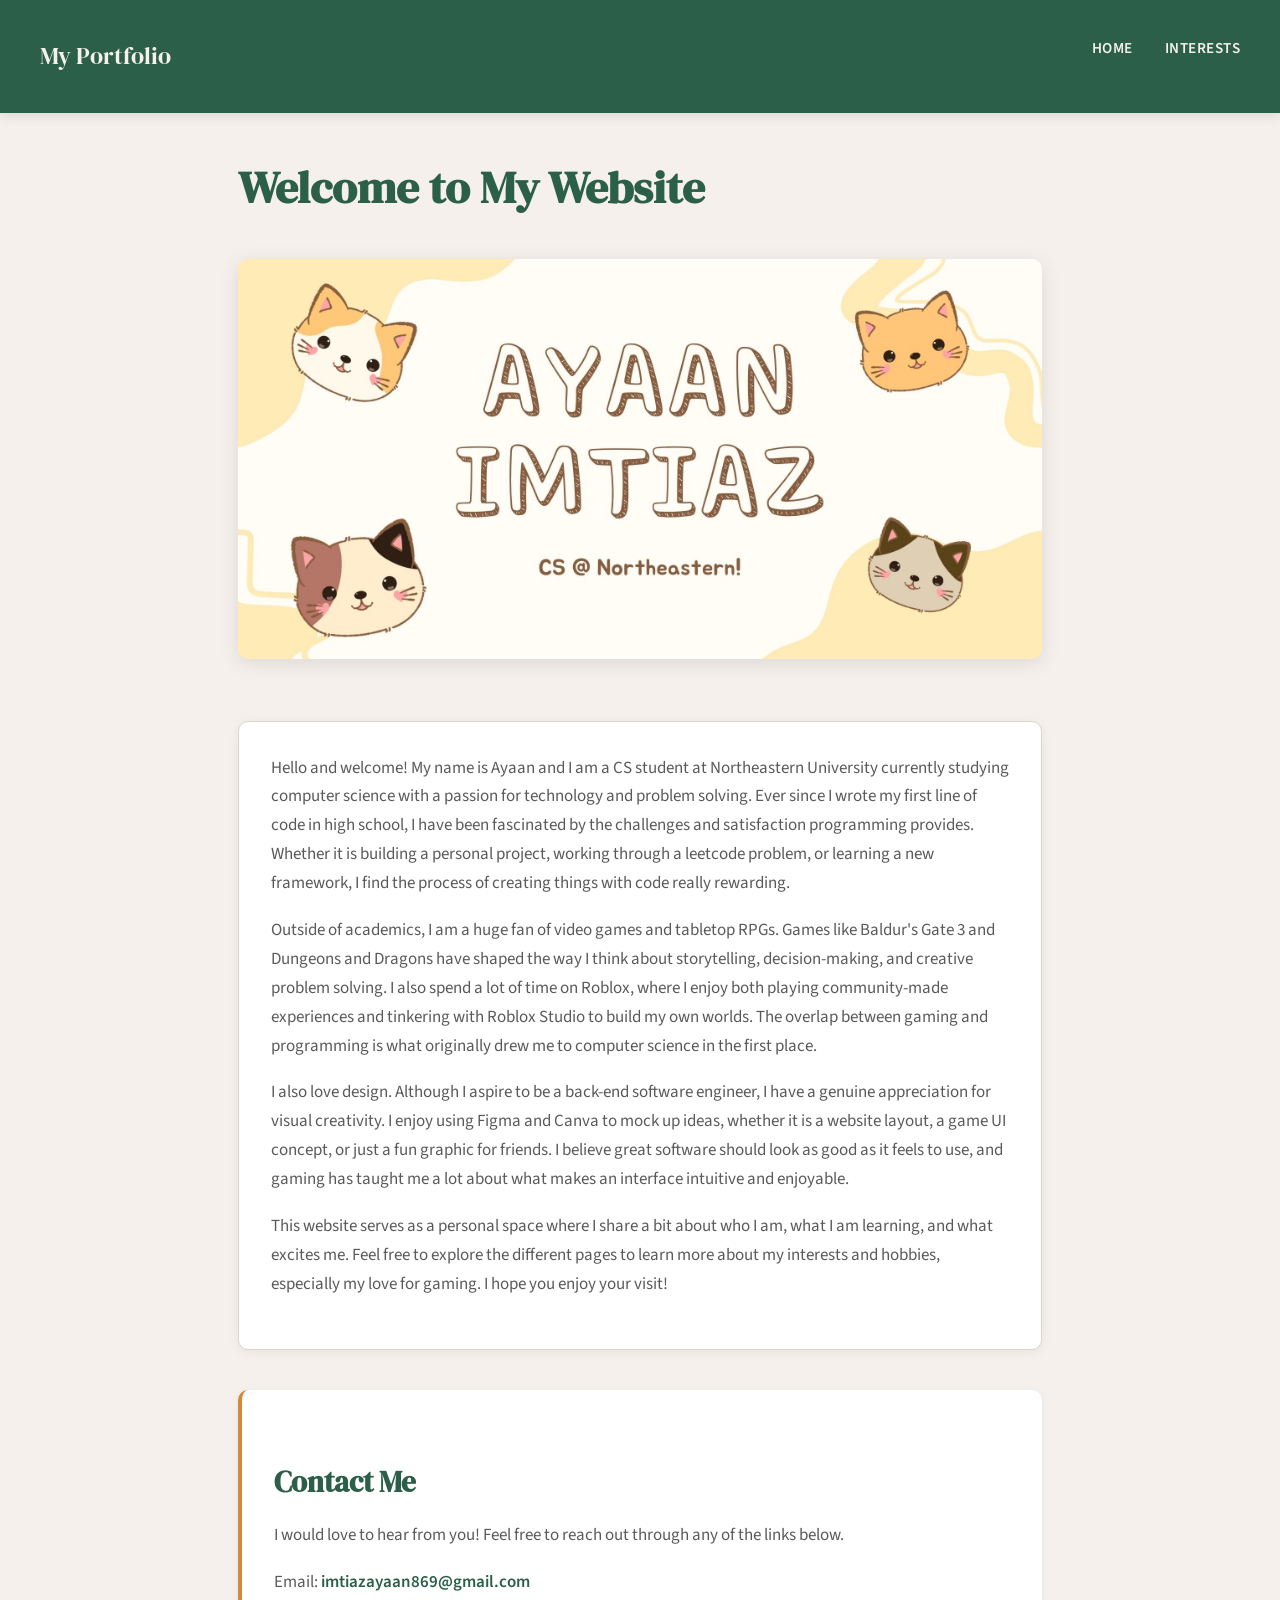
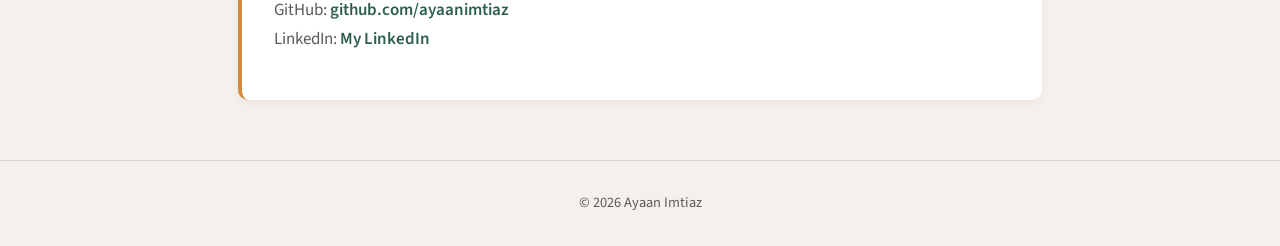
<file: index.html>
<!DOCTYPE html>
<html lang="en">
<head>
    <meta charset="UTF-8">
    <meta name="viewport" content="width=device-width, initial-scale=1.0">
    <title>Welcome to My Website</title>
    <link rel="stylesheet" href="style.css">
</head>
<body>

    <!-- Navigation -->
    <nav>
        <a href="index.html" class="site-name">My Portfolio</a>
        <ul class="nav-links">
            <li><a href="index.html">Home</a></li>
            <li><a href="interests.html">Interests</a></li>
        </ul>
    </nav>

    <!-- Main Content -->
    <main>
        <h1>Welcome to My Website</h1>

        <img src="herosectionpicture.jpg"
             alt="A titlecard of my name with cute cats"
             class="hero-image">

        <div class="card">
            <p>
                Hello and welcome! My name is Ayaan and I am a CS student at Northeastern University
                currently studying computer science with a passion for technology and problem solving.
                Ever since I wrote my first line of code in high school, I have been
                fascinated by the challenges and satisfaction programming provides. Whether it is
                building a personal project, working through a leetcode problem, or learning a new
                framework, I find the process of creating things with code really rewarding.
            </p>
            <p>
                Outside of academics, I am a huge fan of video games and tabletop RPGs. Games like
                Baldur's Gate 3 and Dungeons and Dragons have shaped the way I think about storytelling,
                decision-making, and creative problem solving. I also spend a lot of time on Roblox,
                where I enjoy both playing community-made experiences and tinkering with Roblox Studio
                to build my own worlds. The overlap between gaming and programming is what originally
                drew me to computer science in the first place.
            </p>
            <p>
                I also love design. Although I aspire to be a back-end software engineer, I have a
                genuine appreciation for visual creativity. I enjoy using Figma and Canva to mock up
                ideas, whether it is a website layout, a game UI concept, or just a fun graphic for
                friends. I believe great software should look as good as it feels to use, and gaming
                has taught me a lot about what makes an interface intuitive and enjoyable.
            </p>
            <p>
                This website serves as a personal space where I share a bit about who I am, what I am
                learning, and what excites me. Feel free to explore the different pages to learn more
                about my interests and hobbies, especially my love for gaming. I hope you enjoy your visit!
            </p>
        </div>

        <!-- Contact Section -->
        <div class="contact-section">
            <h2>Contact Me</h2>
            <p>
                I would love to hear from you! Feel free to reach out through any of the links below.
            </p>
            <p>
                Email: <a href="mailto:imtiazayaan869@gmail.com">imtiazayaan869@gmail.com</a><br>
                GitHub: <a href="https://github.com/ayaanimtiaz" target="_blank">github.com/ayaanimtiaz</a><br>
                LinkedIn: <a href="https://www.linkedin.com/in/ayaan-imtiaz-506a93356/" target="_blank">My LinkedIn</a>
            </p>
        </div>
    </main>

    <footer>
        &copy; 2026 Ayaan Imtiaz
    </footer>

</body>
</html>
</file>
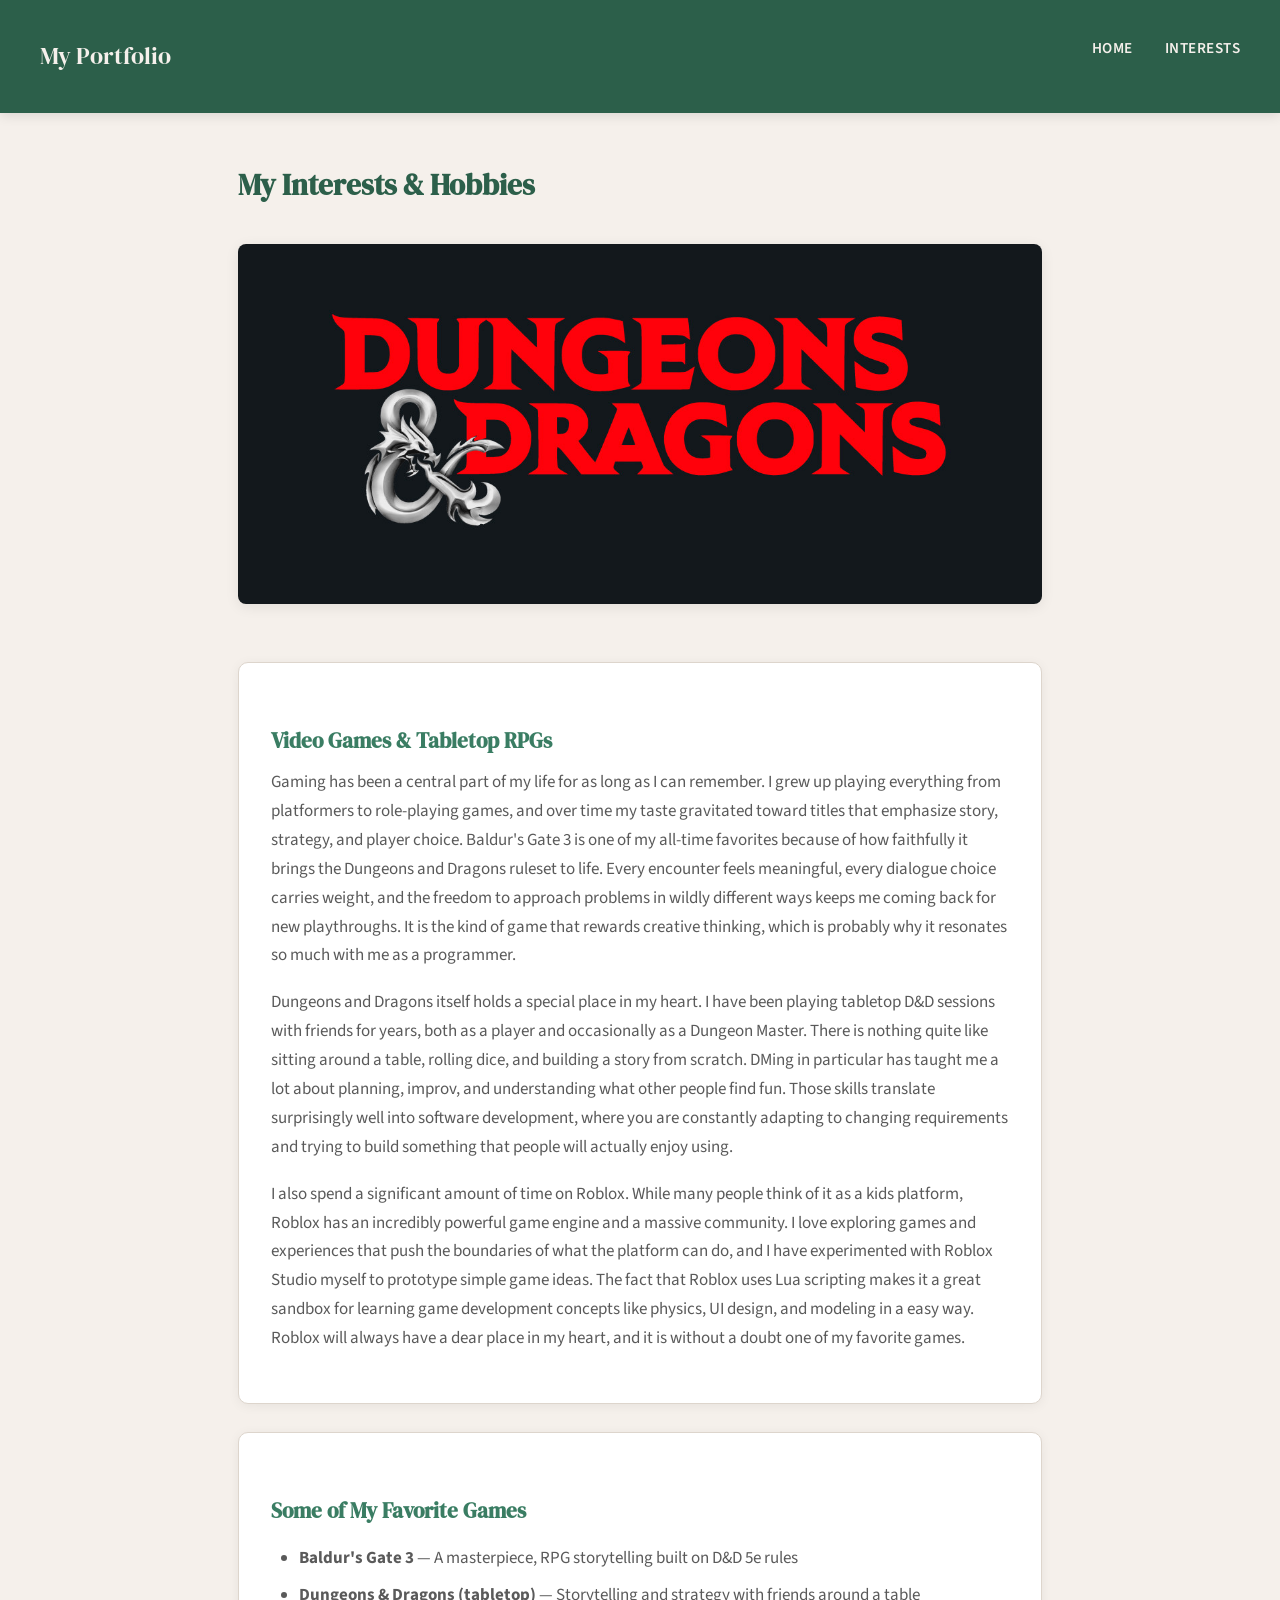
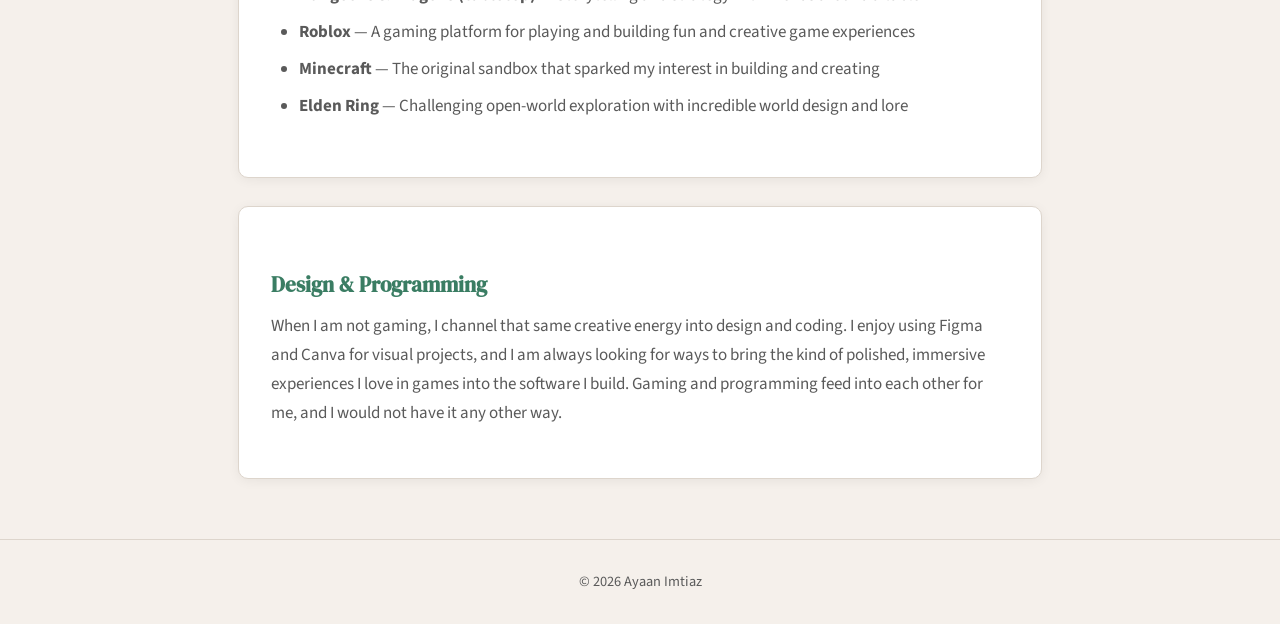
<file: interests.html>
<!DOCTYPE html>
<html lang="en">
<head>
    <meta charset="UTF-8">
    <meta name="viewport" content="width=device-width, initial-scale=1.0">
    <title>My Interests</title>
    <link rel="stylesheet" href="style.css">
</head>
<body>

    <!-- Navigation -->
    <nav>
        <a href="index.html" class="site-name">My Portfolio</a>
        <ul class="nav-links">
            <li><a href="index.html">Home</a></li>
            <li><a href="interests.html">Interests</a></li>
        </ul>
    </nav>

    <!-- Main Content -->
    <main>
        <!-- Smaller heading than the h1 on index.html -->
        <h2>My Interests &amp; Hobbies</h2>

        <img src="dnd.jpg"
             alt="A photo of the DnD Logo"
             class="content-image">

        <div class="card">
            <h3>Video Games &amp; Tabletop RPGs</h3>
            <p>
                Gaming has been a central part of my life for as long as I can remember. I grew up
                playing everything from platformers to role-playing games, and over time
                my taste gravitated toward titles that emphasize story, strategy, and player choice.
                Baldur's Gate 3 is one of my all-time favorites because of how faithfully it brings
                the Dungeons and Dragons ruleset to life. Every encounter feels meaningful, every
                dialogue choice carries weight, and the freedom to approach problems in wildly
                different ways keeps me coming back for new playthroughs. It is the kind of game
                that rewards creative thinking, which is probably why it resonates so much with me
                as a programmer.
            </p>
            <p>
                Dungeons and Dragons itself holds a special place in my heart. I have been playing
                tabletop D&amp;D sessions with friends for years, both as a player and occasionally as
                a Dungeon Master. There is nothing quite like sitting around a table, rolling dice,
                and building a story from scratch. DMing in particular has taught me
                a lot about planning, improv, and understanding what other people find fun.
                Those skills translate surprisingly well into software development, where you are
                constantly adapting to changing requirements and trying to build something that people
                will actually enjoy using.
            </p>
            <p>
                I also spend a significant amount of time on Roblox. While many people think of it
                as a kids platform, Roblox has an incredibly powerful game engine and a massive
                community. I love exploring games and experiences that push the
                boundaries of what the platform can do, and I have experimented with Roblox Studio
                myself to prototype simple game ideas. The fact that Roblox uses Lua scripting makes
                it a great sandbox for learning game development concepts like physics, UI design,
                and modeling in a easy way. Roblox will always have a dear place in my heart, and
                it is without a doubt one of my favorite games.
            </p>
        </div>

        <div class="card">
            <h3>Some of My Favorite Games</h3>
            <ul>
                <li><strong>Baldur's Gate 3</strong> &mdash; A masterpiece, RPG storytelling built on D&amp;D 5e rules</li>
                <li><strong>Dungeons &amp; Dragons (tabletop)</strong> &mdash; Storytelling and strategy with friends around a table</li>
                <li><strong>Roblox</strong> &mdash; A gaming platform for playing and building fun and creative game experiences</li>
                <li><strong>Minecraft</strong> &mdash; The original sandbox that sparked my interest in building and creating</li>
                <li><strong>Elden Ring</strong> &mdash; Challenging open-world exploration with incredible world design and lore</li>
            </ul>
        </div>

        <div class="card">
            <h3>Design &amp; Programming</h3>
            <p>
                When I am not gaming, I channel that same creative energy into design and coding. I
                enjoy using Figma and Canva for visual projects, and I am always looking for ways to
                bring the kind of polished, immersive experiences I love in games into the software
                I build. Gaming and programming feed into each other for me, and I would not have
                it any other way.
            </p>
        </div>
    </main>

    <footer>
        &copy; 2026 Ayaan Imtiaz
    </footer>

</body>
</html>
</file>
<file: style.css>
/* ===== CUSTOM FONTS (Google Fonts) ===== */
@import url('https://fonts.googleapis.com/css2?family=DM+Serif+Display&family=Source+Sans+3:wght@300;400;600&display=swap');

/* ===== COLOR SCHEME (CSS Variables) ===== */
:root {
  --color-bg: #f5f0eb;
  --color-surface: #ffffff;
  --color-primary: #2c5f4a;
  --color-primary-light: #3a7d63;
  --color-accent: #d4883a;
  --color-text: #2b2b2b;
  --color-text-light: #5a5a5a;
  --color-border: #ddd5cc;
  --color-nav-bg: #2c5f4a;
  --color-nav-text: #f5f0eb;
}

/* ===== RESET & BASE ===== */
* {
  margin: 0;
  padding: 0;
  box-sizing: border-box;
}

body {
  font-family: 'Source Sans 3', sans-serif;
  font-weight: 400;
  color: var(--color-text);
  background-color: var(--color-bg);
  line-height: 1.7;
  font-size: 17px;
}

/* ===== CUSTOM MARGINS, PADDING, LAYOUT ===== */

/* Navigation Bar */
nav {
  background-color: var(--color-nav-bg);
  padding: 18px 40px;
  display: flex;
  align-items: center;
  justify-content: space-between;
  position: sticky;
  top: 0;
  z-index: 100;
  box-shadow: 0 2px 12px rgba(0,0,0,0.12);
}

nav .site-name {
  font-family: 'DM Serif Display', serif;
  font-size: 1.5rem;
  color: var(--color-nav-text);
  text-decoration: none;
}

nav .nav-links {
  list-style: none;
  display: flex;
  gap: 32px;
}

nav .nav-links a {
  color: var(--color-nav-text);
  text-decoration: none;
  font-weight: 600;
  font-size: 0.95rem;
  letter-spacing: 0.5px;
  text-transform: uppercase;
  transition: color 0.2s ease;
}

nav .nav-links a:hover {
  color: var(--color-accent);
}

/* Main Content Area */
main {
  max-width: 860px;
  margin: 48px auto;
  padding: 0 28px;
}

/* Headings */
h1 {
  font-family: 'DM Serif Display', serif;
  font-size: 2.8rem;
  color: var(--color-primary);
  margin-bottom: 20px;
  line-height: 1.2;
}

h2 {
  font-family: 'DM Serif Display', serif;
  font-size: 1.8rem;
  color: var(--color-primary);
  margin-top: 40px;
  margin-bottom: 14px;
}

h3 {
  font-family: 'DM Serif Display', serif;
  font-size: 1.3rem;
  color: var(--color-primary-light);
  margin-top: 28px;
  margin-bottom: 10px;
}

/* Paragraphs */
p {
  margin-bottom: 18px;
  color: var(--color-text-light);
}

/* Images */
.hero-image {
  width: 100%;
  max-height: 400px;
  object-fit: cover;
  border-radius: 10px;
  margin: 24px 0;
  box-shadow: 0 4px 20px rgba(0,0,0,0.1);
}

.content-image {
  width: 100%;
  max-height: 360px;
  object-fit: cover;
  border-radius: 8px;
  margin: 20px 0;
  box-shadow: 0 3px 14px rgba(0,0,0,0.08);
}

/* Lists */
ul, ol {
  margin: 16px 0 24px 28px;
  color: var(--color-text-light);
}

li {
  margin-bottom: 8px;
}

/* Card-style section */
.card {
  background: var(--color-surface);
  border-radius: 10px;
  padding: 32px;
  margin: 28px 0;
  box-shadow: 0 2px 12px rgba(0,0,0,0.06);
  border: 1px solid var(--color-border);
}

/* Contact Section */
.contact-section {
  background: var(--color-surface);
  border-radius: 10px;
  padding: 28px 32px;
  margin-top: 40px;
  border-left: 4px solid var(--color-accent);
  box-shadow: 0 2px 10px rgba(0,0,0,0.05);
}

.contact-section a {
  color: var(--color-primary);
  text-decoration: none;
  font-weight: 600;
  transition: color 0.2s ease;
}

.contact-section a:hover {
  color: var(--color-accent);
}

/* Footer */
footer {
  text-align: center;
  padding: 30px 20px;
  margin-top: 60px;
  color: var(--color-text-light);
  font-size: 0.9rem;
  border-top: 1px solid var(--color-border);
}
</file>
